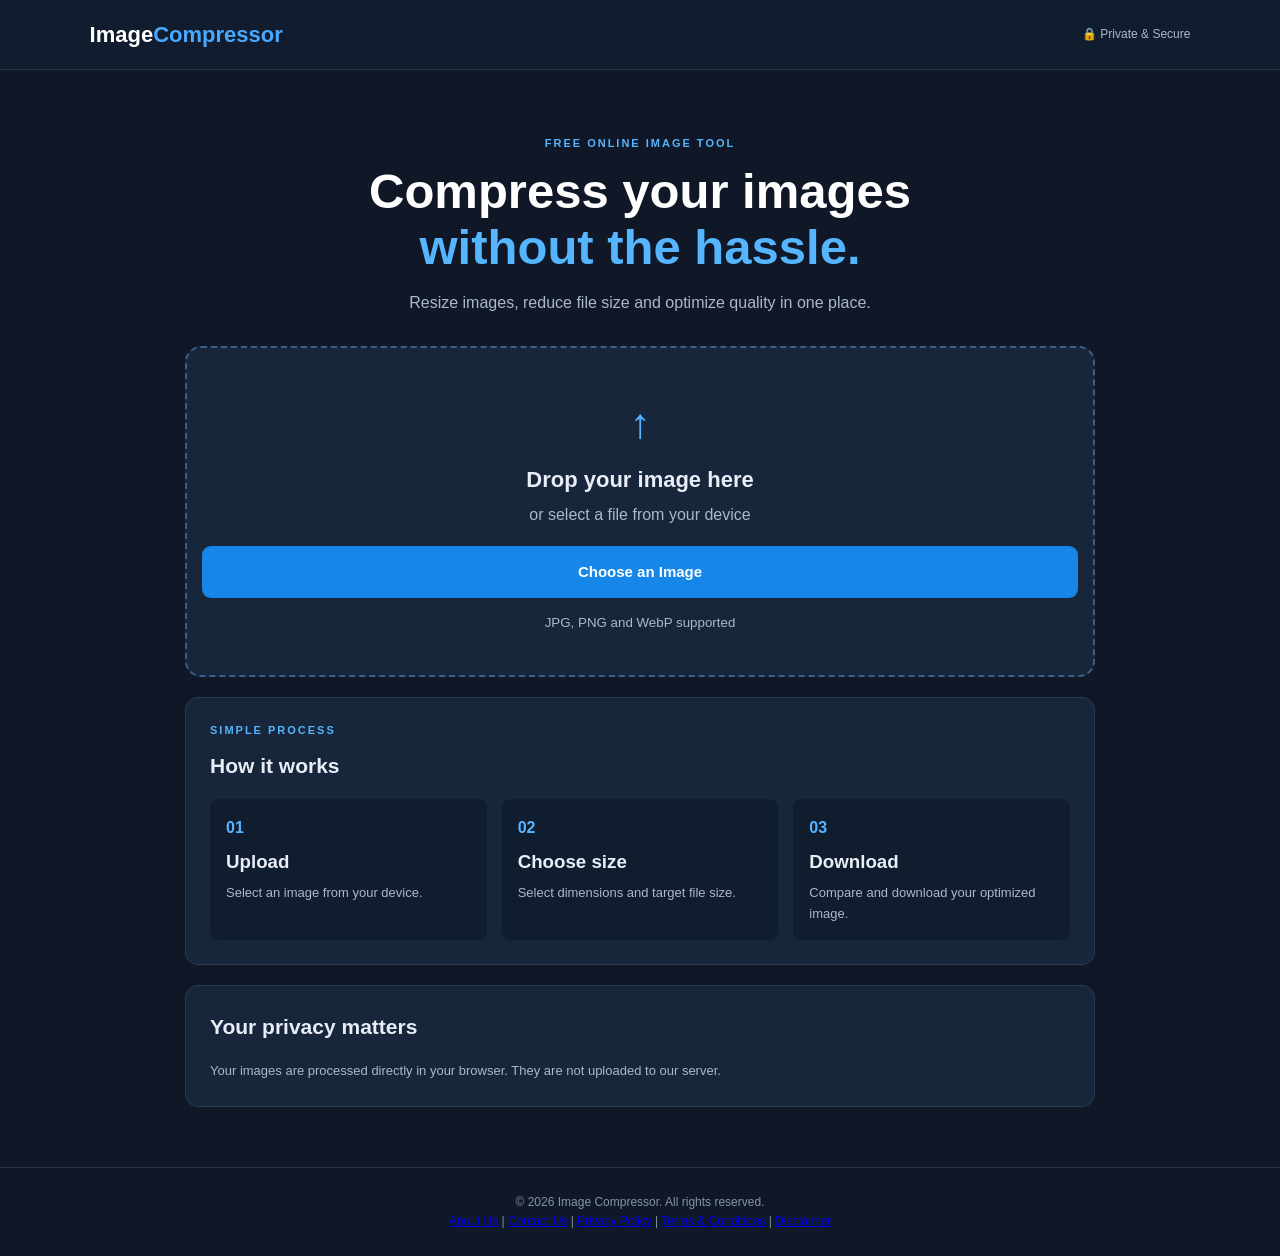
<file: index.html>
<!DOCTYPE html>
<html lang="en">
<head>
    <meta name="google-site-verification" content="1TBRsI6cxEm5aPy9ARzqS7wJexRztOeAo42ehmy-2ko" />
<link rel="canonical" href="https://compressor.url36.com/">
<meta charset="UTF-8">
<meta name="viewport" content="width=device-width, initial-scale=1">
<meta name="theme-color" content="#101827">
<meta name="description" content="Compress and resize images online with ready-made dimensions and file size presets.">
<title>Image Compressor - Compress & Resize Images Online</title>
<link rel="stylesheet" href="style.css">
<script async src="https://pagead2.googlesyndication.com/pagead/js/adsbygoogle.js?client=ca-pub-9100998938332588"
     crossorigin="anonymous"></script>
</head>
<body>
<header class="header">
<a class="logo" href="/">Image<span>Compressor</span></a>
<span class="privacy">🔒 Private & Secure</span>
</header>

<main class="container">
<section class="hero">
<p class="eyebrow">FREE ONLINE IMAGE TOOL</p>
<h1>Compress your images<br><span>without the hassle.</span></h1>
<p>Resize images, reduce file size and optimize quality in one place.</p>
</section>

<section class="upload-card" id="dropZone">
<div class="upload-icon">↑</div>
<h2>Drop your image here</h2>
<p>or select a file from your device</p>
<label class="choose-btn" for="imageInput">Choose an Image</label>
<input type="file" id="imageInput" class="file-input" accept="image/jpeg,image/png,image/webp">
<small>JPG, PNG and WebP supported</small>
</section>

<section class="editor" id="editor" hidden>
<div class="section-heading">
<h2>Image comparison</h2>
<label class="text-btn" for="imageInput">Choose another image</label>
</div>

<div class="comparison">
<div class="compare-stage">
<img id="originalPreview" alt="Original image">
<div class="compressed-layer" id="compressedLayer">
<img id="compressedPreview" alt="Compressed image">
</div>
<div class="compare-line" id="compareLine">↔</div>
</div>
<input type="range" id="compareSlider" min="0" max="100" value="50">
<div class="compare-caption"><span>Original</span><span>Drag to compare</span><span>Compressed</span></div>
</div>

<div class="stats-grid">
<div class="stat-box"><span>Original size</span><strong id="originalSize">—</strong><small id="originalDimensions">—</small></div>
<div class="stat-box"><span>New file size</span><strong id="compressedSize">—</strong><small id="compressedDimensions">—</small></div>
<div class="stat-box"><span>Size reduction</span><strong id="savingPercent">—</strong><small id="savingText">Not compressed yet</small></div>
</div>

<section class="settings-card">
<p class="eyebrow">RESIZE IMAGE</p>
<h2>Choose image dimensions</h2>

<div class="setting">
<label for="category">Category</label>
<select id="category">
<option value="website">Website</option>
<option value="social">Social Media</option>
<option value="youtube">YouTube</option>
<option value="profile">Profile</option>
<option value="document">Forms & Documents</option>
<option value="custom">Custom dimensions</option>
</select>
</div>

<div class="setting">
<label for="preset">Ready-made dimensions</label>
<select id="preset"></select>
</div>

<div class="settings-grid">
<div class="setting"><label for="widthInput">Width (px)</label><input type="number" id="widthInput" min="1" max="12000"></div>
<div class="setting"><label for="heightInput">Height (px)</label><input type="number" id="heightInput" min="1" max="12000"></div>
</div>

<label class="checkbox-row"><input type="checkbox" id="keepRatio" checked> Keep original aspect ratio</label>

<div class="divider"></div>
<p class="eyebrow">FILE SIZE</p>
<h2>Choose maximum file size</h2>

<div class="setting">
<label for="targetSize">Target file size</label>
<select id="targetSize">
<option value="50">50 KB</option>
<option value="100">100 KB</option>
<option value="200" selected>200 KB</option>
<option value="500">500 KB</option>
<option value="1024">1 MB</option>
<option value="2048">2 MB</option>
<option value="custom">Custom size</option>
<option value="none">No size limit</option>
</select>
</div>

<div class="setting" id="customSizeWrap" hidden>
<label for="customSize">Custom maximum size (KB)</label>
<input type="number" id="customSize" min="1" placeholder="Enter KB">
</div>

<div class="divider"></div>
<p class="eyebrow">OUTPUT SETTINGS</p>
<h2>Quality & format</h2>

<div class="setting">
<div class="setting-title"><label for="quality">Image Quality</label><strong id="qualityValue">80%</strong></div>
<input type="range" id="quality" min="10" max="100" value="80">
<div class="range-labels"><span>Smaller file</span><span>Better quality</span></div>
</div>

<div class="setting">
<label for="format">Output format</label>
<select id="format">
<option value="image/webp">WebP</option>
<option value="image/jpeg">JPG</option>
<option value="image/png">PNG</option>
</select>
</div>

<button class="compress-btn" id="compressBtn" type="button">Compress Image</button>
<a class="download-btn" id="downloadBtn" hidden>↓ Download Compressed Image</a>
<p class="result-message" id="resultMessage" aria-live="polite">Choose settings and compress your image.</p>
</section>
</section>

<section class="info-section">
<p class="eyebrow">SIMPLE PROCESS</p>
<h2>How it works</h2>
<div class="steps">
<article><span>01</span><h3>Upload</h3><p>Select an image from your device.</p></article>
<article><span>02</span><h3>Choose size</h3><p>Select dimensions and target file size.</p></article>
<article><span>03</span><h3>Download</h3><p>Compare and download your optimized image.</p></article>
</div>
</section>

<section class="privacy-note">
<h2>Your privacy matters</h2>
<p>Your images are processed directly in your browser. They are not uploaded to our server.</p>
</section>
</main>

<footer>
<p>© 2026 Image Compressor. All rights reserved.</p>
<nav aria-label="Footer navigation">
<a href="/about.html">About Us</a> |
<a href="/contact.html">Contact Us</a> |
<a href="/privacy-policy.html">Privacy Policy</a> |
<a href="/terms.html">Terms & Conditions</a> |
<a href="/disclaimer.html">Disclaimer</a>
</nav>
</footer>
<script src="app.js"></script>
</body>
</html>
</file>
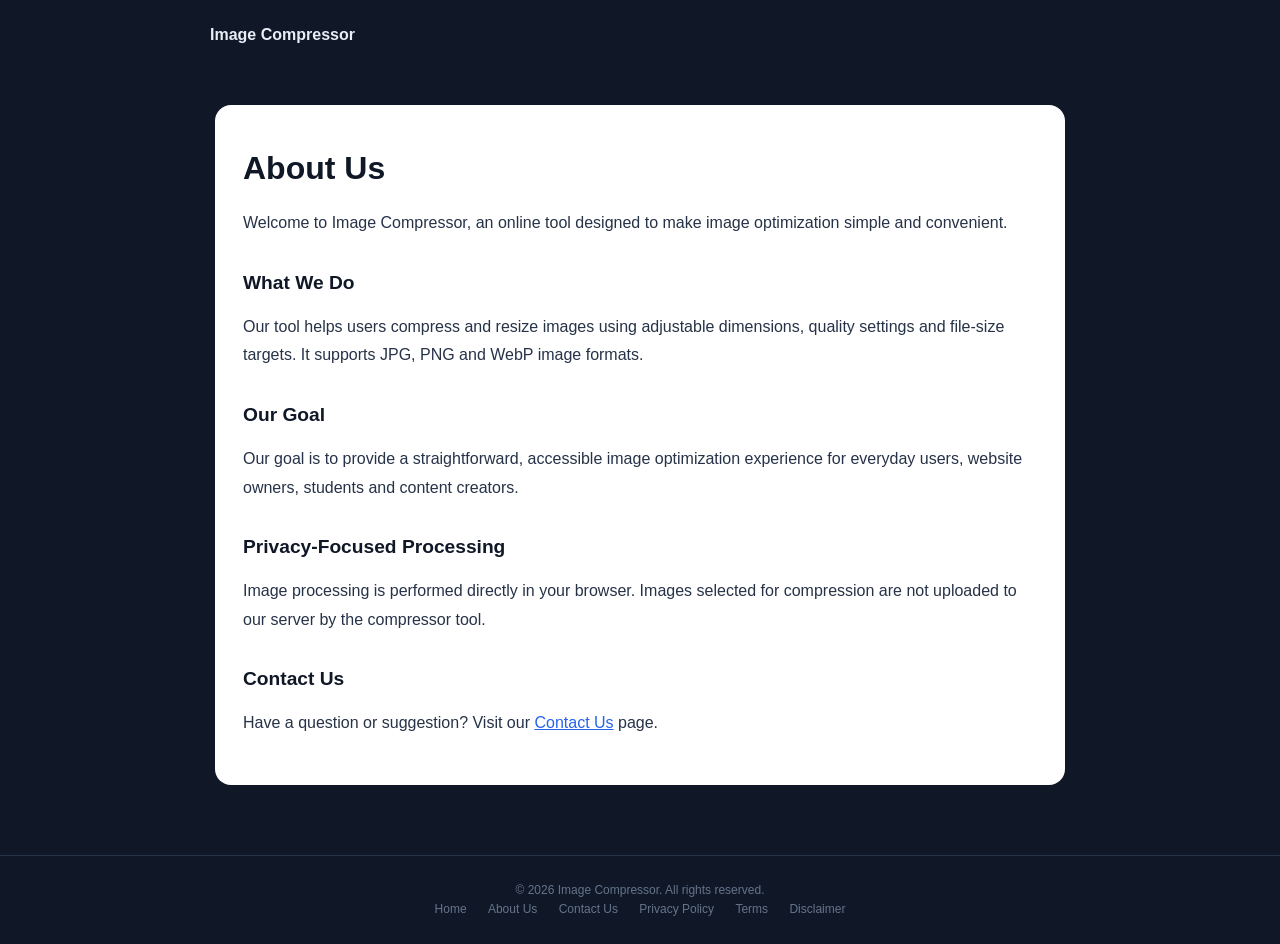
<file: about.html>
<!DOCTYPE html>
<html lang="en">
<head>
<meta charset="UTF-8">
<meta name="viewport" content="width=device-width, initial-scale=1">
<meta name="description" content="About Us - Information about Image Compressor at compressor.url36.com.">
<meta name="robots" content="index,follow">
<link rel="canonical" href="https://compressor.url36.com/about.html">
<title>About Us | Image Compressor</title>
<link rel="stylesheet" href="/style.css">
<link rel="stylesheet" href="/legal.css">
</head>
<body class="legal-page">
<header class="legal-header">
<a href="/">Image Compressor</a>
</header>
<main class="legal-content">

<h1>About Us</h1>
<p>Welcome to Image Compressor, an online tool designed to make image optimization simple and convenient.</p>
<h2>What We Do</h2>
<p>Our tool helps users compress and resize images using adjustable dimensions, quality settings and file-size targets. It supports JPG, PNG and WebP image formats.</p>
<h2>Our Goal</h2>
<p>Our goal is to provide a straightforward, accessible image optimization experience for everyday users, website owners, students and content creators.</p>
<h2>Privacy-Focused Processing</h2>
<p>Image processing is performed directly in your browser. Images selected for compression are not uploaded to our server by the compressor tool.</p>
<h2>Contact Us</h2>
<p>Have a question or suggestion? Visit our <a href="/contact.html">Contact Us</a> page.</p>

</main>

<footer class="legal-footer">
<p>© 2026 Image Compressor. All rights reserved.</p>
<nav aria-label="Legal pages">
<a href="/">Home</a>
<a href="/about.html">About Us</a>
<a href="/contact.html">Contact Us</a>
<a href="/privacy-policy.html">Privacy Policy</a>
<a href="/terms.html">Terms</a>
<a href="/disclaimer.html">Disclaimer</a>
</nav>
</footer>

</body>
</html>
</file>
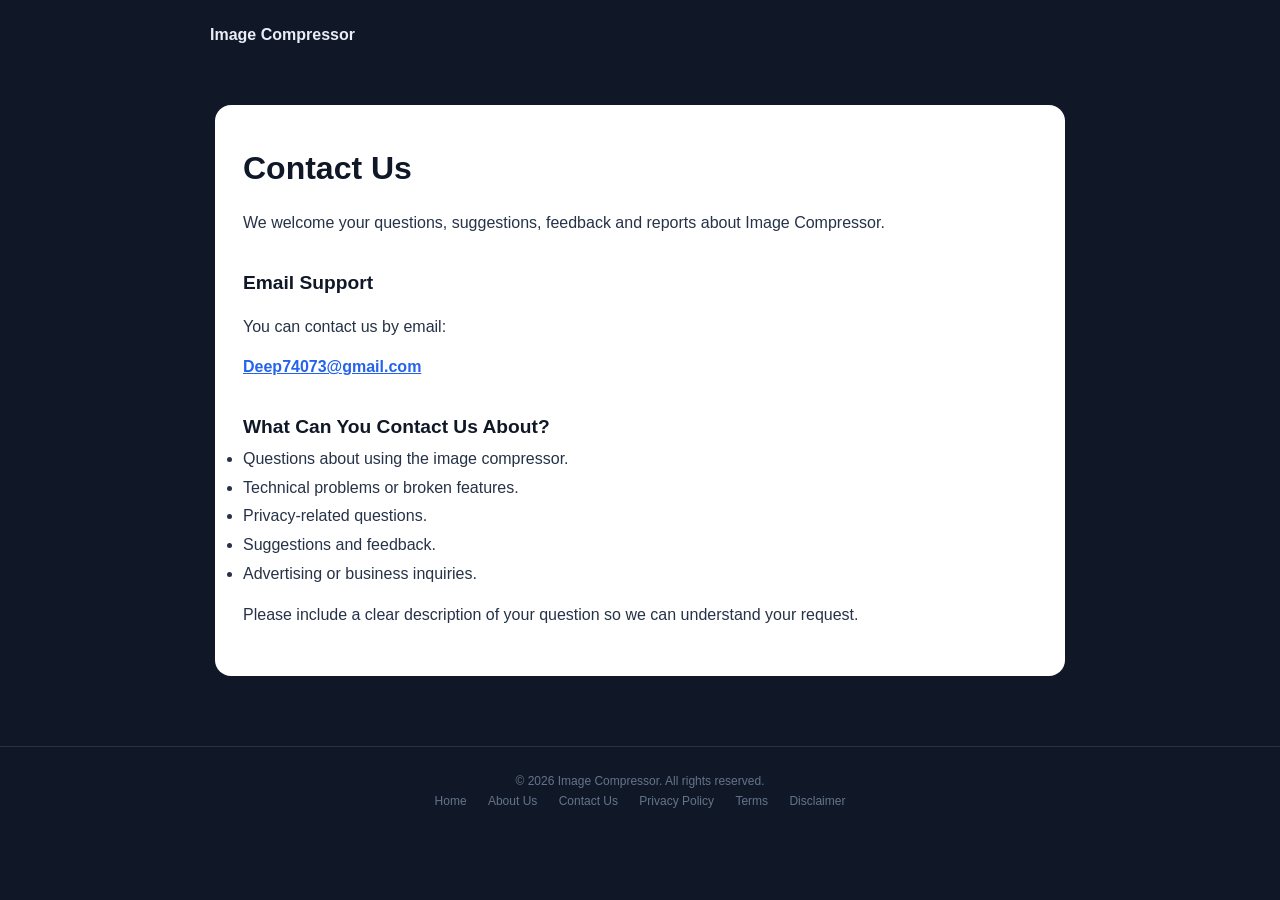
<file: contact.html>
<!DOCTYPE html>
<html lang="en">
<head>
<meta charset="UTF-8">
<meta name="viewport" content="width=device-width, initial-scale=1">
<meta name="description" content="Contact Us - Information about Image Compressor at compressor.url36.com.">
<meta name="robots" content="index,follow">
<link rel="canonical" href="https://compressor.url36.com/contact.html">
<title>Contact Us | Image Compressor</title>
<link rel="stylesheet" href="/style.css">
<link rel="stylesheet" href="/legal.css">
</head>
<body class="legal-page">
<header class="legal-header">
<a href="/">Image Compressor</a>
</header>
<main class="legal-content">

<h1>Contact Us</h1>
<p>We welcome your questions, suggestions, feedback and reports about Image Compressor.</p>
<h2>Email Support</h2>
<p>You can contact us by email:</p>
<p class="contact-email"><strong><a href="mailto:Deep74073@gmail.com">Deep74073@gmail.com</a></strong></p>
<h2>What Can You Contact Us About?</h2>
<ul>
<li>Questions about using the image compressor.</li>
<li>Technical problems or broken features.</li>
<li>Privacy-related questions.</li>
<li>Suggestions and feedback.</li>
<li>Advertising or business inquiries.</li>
</ul>
<p>Please include a clear description of your question so we can understand your request.</p>

</main>

<footer class="legal-footer">
<p>© 2026 Image Compressor. All rights reserved.</p>
<nav aria-label="Legal pages">
<a href="/">Home</a>
<a href="/about.html">About Us</a>
<a href="/contact.html">Contact Us</a>
<a href="/privacy-policy.html">Privacy Policy</a>
<a href="/terms.html">Terms</a>
<a href="/disclaimer.html">Disclaimer</a>
</nav>
</footer>

</body>
</html>
</file>
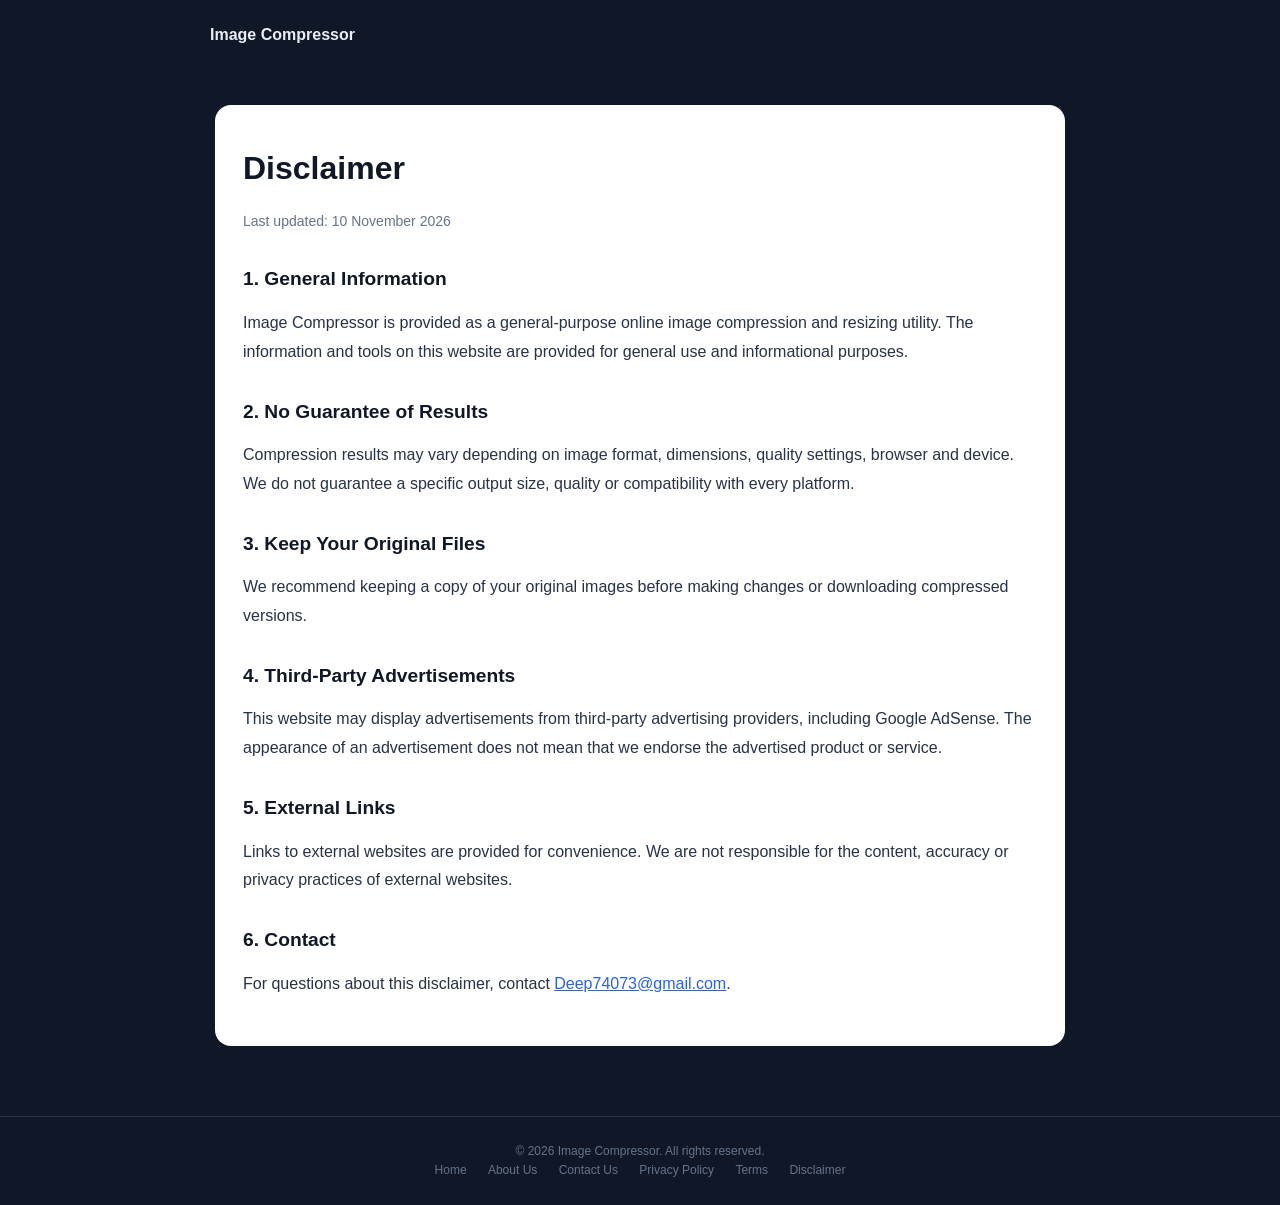
<file: disclaimer.html>
<!DOCTYPE html>
<html lang="en">
<head>
<meta charset="UTF-8">
<meta name="viewport" content="width=device-width, initial-scale=1">
<meta name="description" content="Disclaimer - Information about Image Compressor at compressor.url36.com.">
<meta name="robots" content="index,follow">
<link rel="canonical" href="https://compressor.url36.com/disclaimer.html">
<title>Disclaimer | Image Compressor</title>
<link rel="stylesheet" href="/style.css">
<link rel="stylesheet" href="/legal.css">
</head>
<body class="legal-page">
<header class="legal-header">
<a href="/">Image Compressor</a>
</header>
<main class="legal-content">

<h1>Disclaimer</h1>
<p class="legal-date">Last updated: 10 November 2026</p>
<h2>1. General Information</h2>
<p>Image Compressor is provided as a general-purpose online image compression and resizing utility. The information and tools on this website are provided for general use and informational purposes.</p>
<h2>2. No Guarantee of Results</h2>
<p>Compression results may vary depending on image format, dimensions, quality settings, browser and device. We do not guarantee a specific output size, quality or compatibility with every platform.</p>
<h2>3. Keep Your Original Files</h2>
<p>We recommend keeping a copy of your original images before making changes or downloading compressed versions.</p>
<h2>4. Third-Party Advertisements</h2>
<p>This website may display advertisements from third-party advertising providers, including Google AdSense. The appearance of an advertisement does not mean that we endorse the advertised product or service.</p>
<h2>5. External Links</h2>
<p>Links to external websites are provided for convenience. We are not responsible for the content, accuracy or privacy practices of external websites.</p>
<h2>6. Contact</h2>
<p>For questions about this disclaimer, contact <a href="mailto:Deep74073@gmail.com">Deep74073@gmail.com</a>.</p>

</main>

<footer class="legal-footer">
<p>© 2026 Image Compressor. All rights reserved.</p>
<nav aria-label="Legal pages">
<a href="/">Home</a>
<a href="/about.html">About Us</a>
<a href="/contact.html">Contact Us</a>
<a href="/privacy-policy.html">Privacy Policy</a>
<a href="/terms.html">Terms</a>
<a href="/disclaimer.html">Disclaimer</a>
</nav>
</footer>

</body>
</html>
</file>
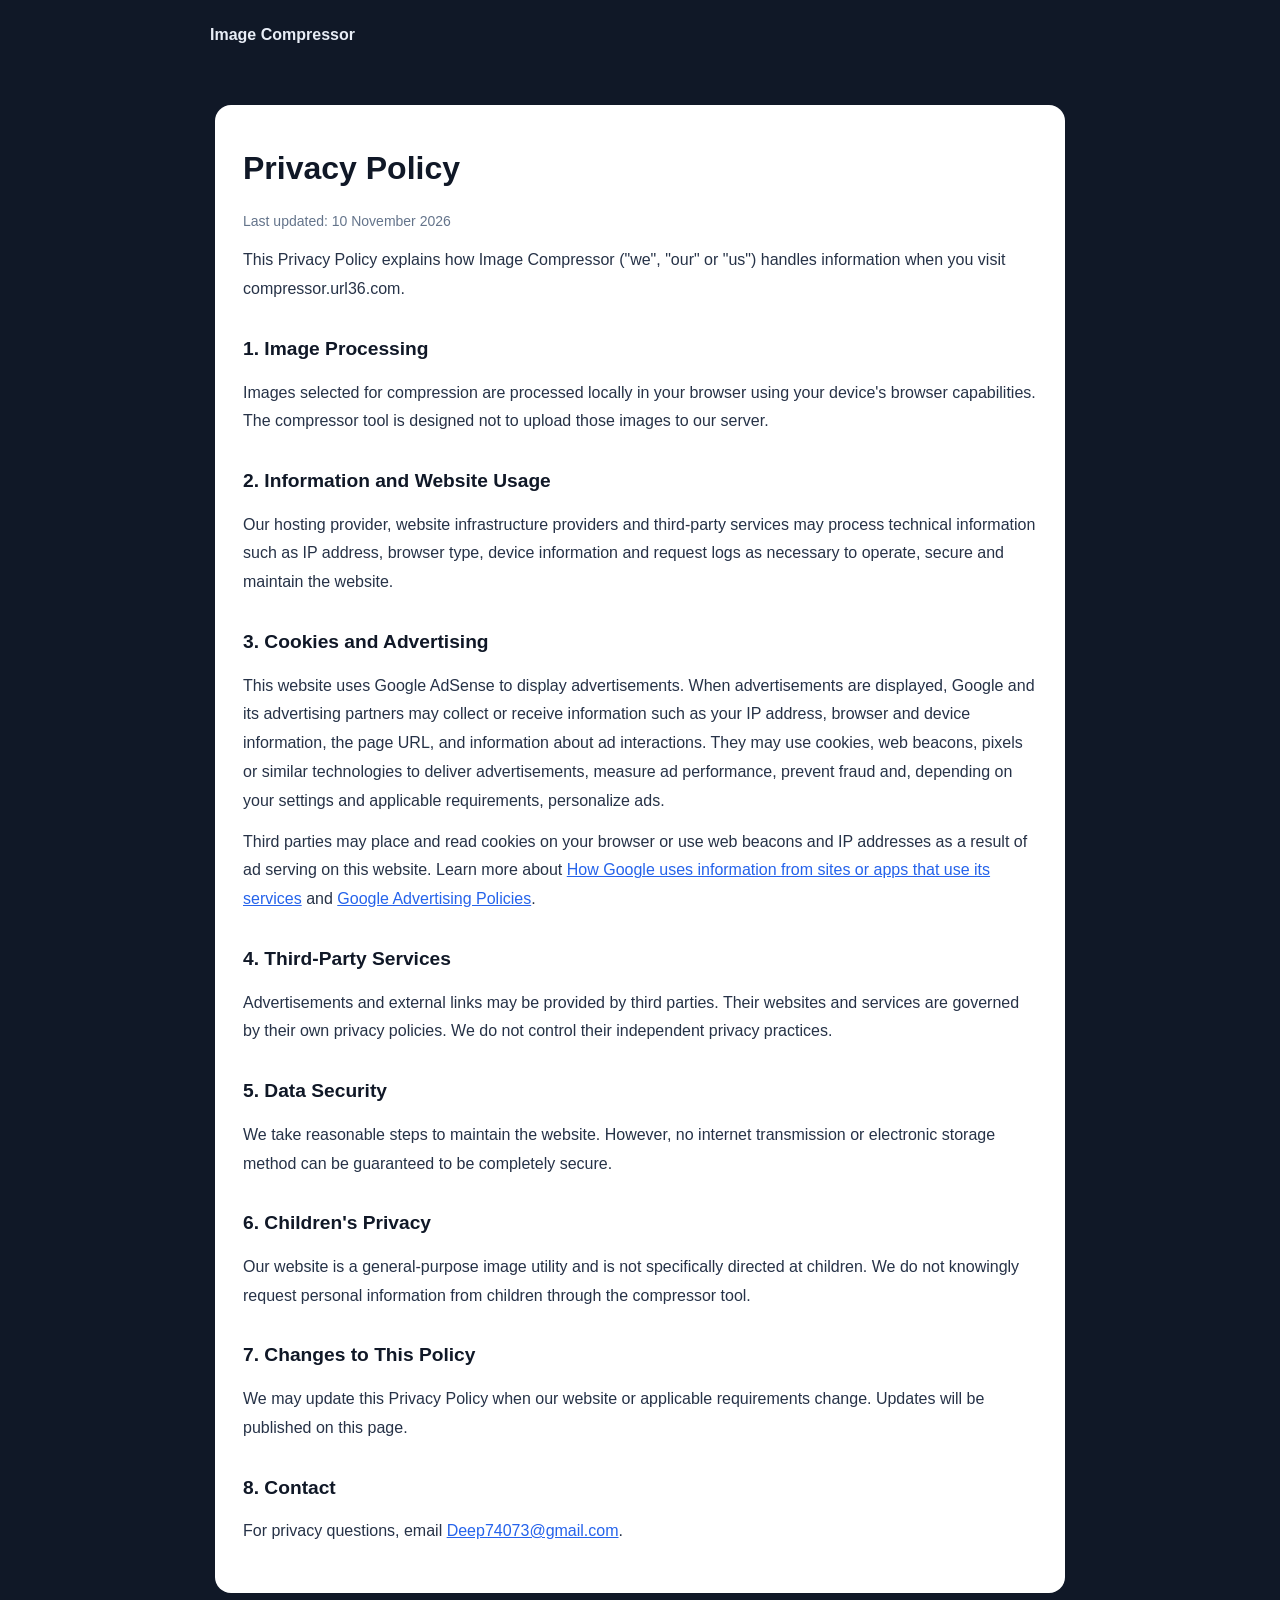
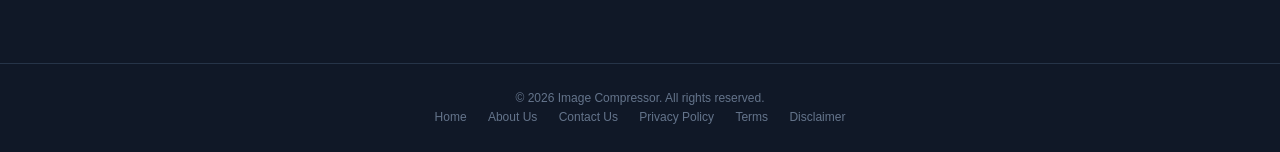
<file: privacy-policy.html>
<!DOCTYPE html>
<html lang="en">
<head>
<meta charset="UTF-8">
<meta name="viewport" content="width=device-width, initial-scale=1">
<meta name="description" content="Privacy Policy - Information about Image Compressor at compressor.url36.com.">
<meta name="robots" content="index,follow">
<link rel="canonical" href="https://compressor.url36.com/privacy-policy.html">
<title>Privacy Policy | Image Compressor</title>
<link rel="stylesheet" href="/style.css">
<link rel="stylesheet" href="/legal.css">
</head>
<body class="legal-page">
<header class="legal-header">
<a href="/">Image Compressor</a>
</header>
<main class="legal-content">

<h1>Privacy Policy</h1>
<p class="legal-date">Last updated: 10 November 2026</p>
<p>This Privacy Policy explains how Image Compressor ("we", "our" or "us") handles information when you visit compressor.url36.com.</p>
<h2>1. Image Processing</h2>
<p>Images selected for compression are processed locally in your browser using your device's browser capabilities. The compressor tool is designed not to upload those images to our server.</p>
<h2>2. Information and Website Usage</h2>
<p>Our hosting provider, website infrastructure providers and third-party services may process technical information such as IP address, browser type, device information and request logs as necessary to operate, secure and maintain the website.</p>
<h2>3. Cookies and Advertising</h2>
<p>This website uses Google AdSense to display advertisements. When advertisements are displayed, Google and its advertising partners may collect or receive information such as your IP address, browser and device information, the page URL, and information about ad interactions. They may use cookies, web beacons, pixels or similar technologies to deliver advertisements, measure ad performance, prevent fraud and, depending on your settings and applicable requirements, personalize ads.</p>
<p>Third parties may place and read cookies on your browser or use web beacons and IP addresses as a result of ad serving on this website. Learn more about <a href="https://www.google.com/intl/en/policies/privacy/partners/" target="_blank" rel="noopener noreferrer">How Google uses information from sites or apps that use its services</a> and <a href="https://policies.google.com/technologies/ads" target="_blank" rel="noopener noreferrer">Google Advertising Policies</a>.</p>
<h2>4. Third-Party Services</h2>
<p>Advertisements and external links may be provided by third parties. Their websites and services are governed by their own privacy policies. We do not control their independent privacy practices.</p>
<h2>5. Data Security</h2>
<p>We take reasonable steps to maintain the website. However, no internet transmission or electronic storage method can be guaranteed to be completely secure.</p>
<h2>6. Children's Privacy</h2>
<p>Our website is a general-purpose image utility and is not specifically directed at children. We do not knowingly request personal information from children through the compressor tool.</p>
<h2>7. Changes to This Policy</h2>
<p>We may update this Privacy Policy when our website or applicable requirements change. Updates will be published on this page.</p>
<h2>8. Contact</h2>
<p>For privacy questions, email <a href="mailto:Deep74073@gmail.com">Deep74073@gmail.com</a>.</p>

</main>

<footer class="legal-footer">
<p>© 2026 Image Compressor. All rights reserved.</p>
<nav aria-label="Legal pages">
<a href="/">Home</a>
<a href="/about.html">About Us</a>
<a href="/contact.html">Contact Us</a>
<a href="/privacy-policy.html">Privacy Policy</a>
<a href="/terms.html">Terms</a>
<a href="/disclaimer.html">Disclaimer</a>
</nav>
</footer>

</body>
</html>
</file>
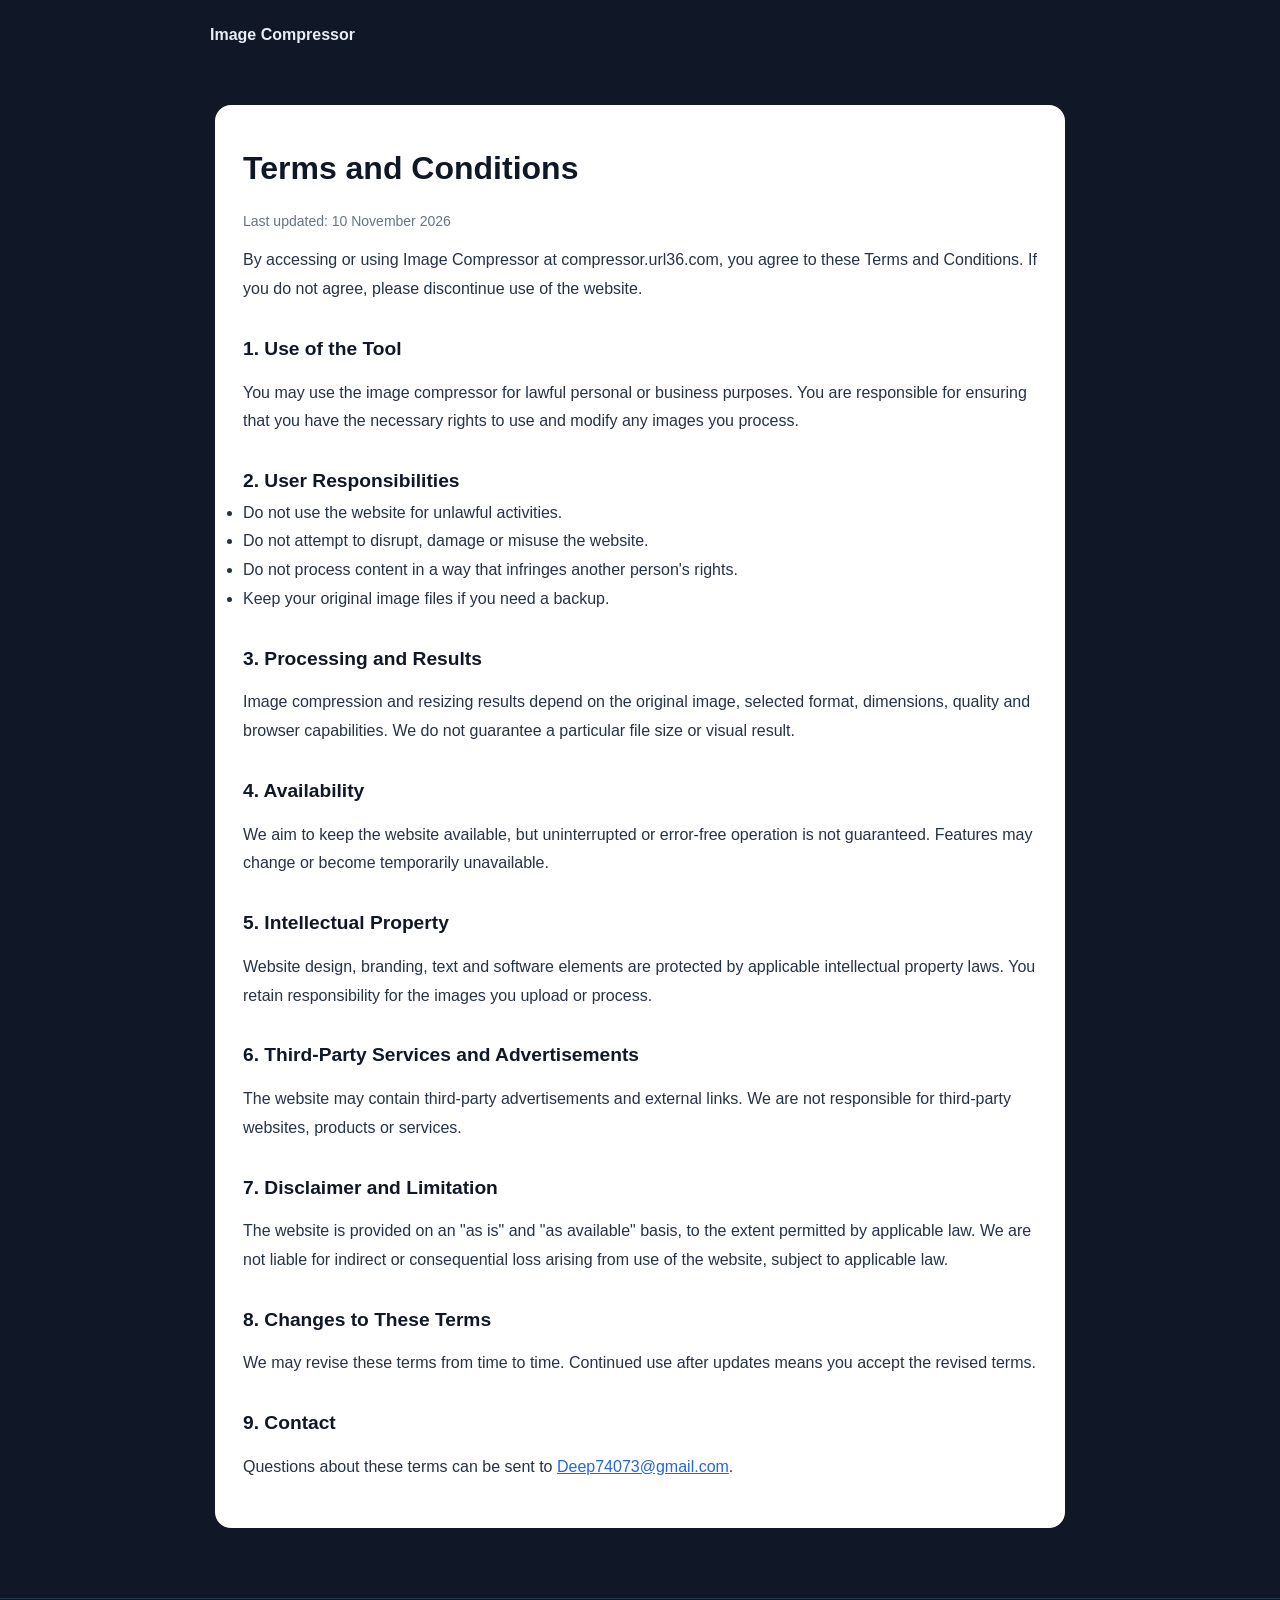
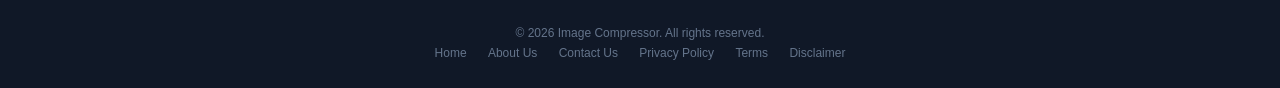
<file: terms.html>
<!DOCTYPE html>
<html lang="en">
<head>
<meta charset="UTF-8">
<meta name="viewport" content="width=device-width, initial-scale=1">
<meta name="description" content="Terms and Conditions - Information about Image Compressor at compressor.url36.com.">
<meta name="robots" content="index,follow">
<link rel="canonical" href="https://compressor.url36.com/terms.html">
<title>Terms and Conditions | Image Compressor</title>
<link rel="stylesheet" href="/style.css">
<link rel="stylesheet" href="/legal.css">
</head>
<body class="legal-page">
<header class="legal-header">
<a href="/">Image Compressor</a>
</header>
<main class="legal-content">

<h1>Terms and Conditions</h1>
<p class="legal-date">Last updated: 10 November 2026</p>
<p>By accessing or using Image Compressor at compressor.url36.com, you agree to these Terms and Conditions. If you do not agree, please discontinue use of the website.</p>
<h2>1. Use of the Tool</h2>
<p>You may use the image compressor for lawful personal or business purposes. You are responsible for ensuring that you have the necessary rights to use and modify any images you process.</p>
<h2>2. User Responsibilities</h2>
<ul>
<li>Do not use the website for unlawful activities.</li>
<li>Do not attempt to disrupt, damage or misuse the website.</li>
<li>Do not process content in a way that infringes another person's rights.</li>
<li>Keep your original image files if you need a backup.</li>
</ul>
<h2>3. Processing and Results</h2>
<p>Image compression and resizing results depend on the original image, selected format, dimensions, quality and browser capabilities. We do not guarantee a particular file size or visual result.</p>
<h2>4. Availability</h2>
<p>We aim to keep the website available, but uninterrupted or error-free operation is not guaranteed. Features may change or become temporarily unavailable.</p>
<h2>5. Intellectual Property</h2>
<p>Website design, branding, text and software elements are protected by applicable intellectual property laws. You retain responsibility for the images you upload or process.</p>
<h2>6. Third-Party Services and Advertisements</h2>
<p>The website may contain third-party advertisements and external links. We are not responsible for third-party websites, products or services.</p>
<h2>7. Disclaimer and Limitation</h2>
<p>The website is provided on an "as is" and "as available" basis, to the extent permitted by applicable law. We are not liable for indirect or consequential loss arising from use of the website, subject to applicable law.</p>
<h2>8. Changes to These Terms</h2>
<p>We may revise these terms from time to time. Continued use after updates means you accept the revised terms.</p>
<h2>9. Contact</h2>
<p>Questions about these terms can be sent to <a href="mailto:Deep74073@gmail.com">Deep74073@gmail.com</a>.</p>

</main>

<footer class="legal-footer">
<p>© 2026 Image Compressor. All rights reserved.</p>
<nav aria-label="Legal pages">
<a href="/">Home</a>
<a href="/about.html">About Us</a>
<a href="/contact.html">Contact Us</a>
<a href="/privacy-policy.html">Privacy Policy</a>
<a href="/terms.html">Terms</a>
<a href="/disclaimer.html">Disclaimer</a>
</nav>
</footer>

</body>
</html>
</file>
<file: style.css>
*{box-sizing:border-box;margin:0;padding:0}
body{font-family:Arial,sans-serif;background:#101827;color:#e8edf6;line-height:1.6}
.header{height:70px;padding:0 7%;display:flex;align-items:center;justify-content:space-between;border-bottom:1px solid #263448;background:#111d2e}
.logo{font-size:22px;font-weight:800;color:#fff;text-decoration:none}
.logo span{color:#48a9ff}
.privacy{font-size:12px;color:#a8b8ca}
.container{max-width:950px;margin:auto;padding:30px 20px 60px}
.hero{text-align:center;padding:35px 10px 30px}
.eyebrow{font-size:11px;letter-spacing:2px;color:#54b5ff;font-weight:800;margin-bottom:9px}
.hero h1{font-size:clamp(32px,6vw,49px);line-height:1.15;color:#fff;margin:10px 0 15px}
.hero h1 span{color:#55b5ff}
.hero>p:last-child{color:#aab8c9;max-width:600px;margin:auto}
.upload-card{border:2px dashed #3b6087;border-radius:16px;padding:42px 15px;text-align:center;background:#17263a}
.upload-card.dragging{border-color:#55b5ff;background:#1b3450}
.upload-icon{font-size:42px;color:#55b5ff}
.upload-card h2{font-size:22px;margin:5px}
.upload-card p,.upload-card small{color:#aab8c9}
.upload-card small{display:block;margin-top:14px}
.choose-btn,.compress-btn,.download-btn{display:block;border:0;border-radius:9px;padding:14px 20px;background:#1687e8;color:white;font-weight:bold;font-size:15px;cursor:pointer;text-align:center;text-decoration:none}
.choose-btn{margin:18px auto 0}
.editor{margin-top:35px}
.section-heading{display:flex;align-items:center;justify-content:space-between;gap:12px;margin-bottom:16px}
h2{font-size:21px}
.text-btn{background:none;border:1px solid #40536a;color:#b9d8f3;padding:9px 12px;border-radius:7px;cursor:pointer}
.comparison{background:#17263a;padding:12px;border:1px solid #2a3b51;border-radius:13px}
.compare-stage{height:350px;position:relative;overflow:hidden;background:#0b1320;border-radius:8px}
.compare-stage>img{position:absolute;width:100%;height:100%;object-fit:contain;inset:0}
.compressed-layer{position:absolute;inset:0;width:50%;overflow:hidden;border-right:2px solid #fff}
.compressed-layer img{position:absolute;width:100%;height:100%;object-fit:contain;max-width:none}
.compare-line{position:absolute;left:50%;top:0;bottom:0;width:2px;background:#fff;transform:translateX(-50%);pointer-events:none;color:#fff;font-size:20px}
.compare-line:after{content:"↔";position:absolute;top:50%;left:50%;transform:translate(-50%,-50%);width:36px;height:36px;background:#1687e8;border:2px solid white;border-radius:50%;display:grid;place-items:center}
#compareSlider{width:100%;margin:14px 0 0;accent-color:#48a9ff}
.compare-caption{display:flex;justify-content:space-between;color:#9eafc3;font-size:11px}
.stats-grid{display:grid;grid-template-columns:repeat(3,1fr);gap:12px;margin:16px 0}
.stat-box{padding:15px;background:#17263a;border:1px solid #2a3b51;border-radius:10px;min-width:0}
.stat-box span,.stat-box small{display:block;color:#9eafc3;font-size:12px}
.stat-box strong{display:block;font-size:22px;margin:5px 0;overflow-wrap:anywhere}
.settings-card,.info-section,.privacy-note{background:#17263a;border:1px solid #2a3b51;border-radius:13px;padding:24px;margin-top:20px}
.settings-card h2{margin-bottom:18px}
.setting{margin:15px 0}
.setting>label,.setting-title label{display:block;font-size:14px;font-weight:bold;margin-bottom:8px}
.setting input[type=number],.setting select{width:100%;padding:12px;border:1px solid #40536a;border-radius:8px;background:#101d2e;color:#fff;font-size:15px}
.setting input[type=range]{width:100%;accent-color:#48a9ff}
.setting-title{display:flex;justify-content:space-between;align-items:center}
.setting-title strong{color:#55b5ff}
.range-labels{display:flex;justify-content:space-between;color:#98aabd;font-size:11px}
.settings-grid{display:grid;grid-template-columns:repeat(2,1fr);gap:15px}
.checkbox-row{display:flex;align-items:center;gap:10px;color:#b8c8d9;font-size:13px;margin:15px 0}
.checkbox-row input{accent-color:#1687e8;width:17px;height:17px}
.divider{height:1px;background:#304258;margin:24px 0}
.compress-btn{width:100%;margin-top:22px}
.compress-btn:disabled{opacity:.6;cursor:wait}
.download-btn{background:#13834f;margin-top:12px}
.result-message{text-align:center;color:#b8c8d9;font-size:13px;margin-top:14px}
.info-section h2,.privacy-note h2{margin-bottom:17px}
.steps{display:grid;grid-template-columns:repeat(3,1fr);gap:15px}
.steps article{background:#101d2e;padding:16px;border-radius:9px}
.steps article span{color:#55b5ff;font-weight:bold}
.steps h3{margin:6px 0}
.steps p,.privacy-note p{color:#aab8c9;font-size:13px}
footer{text-align:center;padding:25px;color:#8294a9;font-size:12px;border-top:1px solid #263448}
[hidden]{display:none!important}
@media(max-width:600px){
.header{padding:0 18px}.container{padding:20px 14px 45px}
.hero{padding:30px 5px}.hero h1{font-size:34px}
.compare-stage{height:260px}.stats-grid{gap:7px}
.stat-box{padding:10px}.stat-box strong{font-size:17px}
.stat-box span,.stat-box small{font-size:10px}
.settings-card,.info-section,.privacy-note{padding:17px}
.steps{grid-template-columns:1fr}
.section-heading{align-items:flex-start}
.text-btn{font-size:11px}
}


.file-input {
  position: absolute;
  width: 1px;
  height: 1px;
  padding: 0;
  margin: -1px;
  overflow: hidden;
  clip: rect(0, 0, 0, 0);
  white-space: nowrap;
  border: 0;
}
</file>
<file: legal.css>
.legal-page { min-height:100vh; }
.legal-header { max-width:900px; margin:auto; padding:22px 20px; }
.legal-header a { color:inherit; text-decoration:none; font-weight:700; }
.legal-content { max-width:850px; margin:35px auto 70px; padding:35px 28px; background:#fff; color:#263247; border-radius:16px; line-height:1.8; }
.legal-content h1 { color:#101827; font-size:2rem; margin-bottom:8px; }
.legal-content h2 { color:#101827; margin-top:28px; font-size:1.2rem; }
.legal-content a { color:#2563eb; }
.legal-content p { margin:12px 0; }
.legal-date { color:#64748b; font-size:14px; }
.legal-footer { text-align:center; padding:25px 15px; color:#64748b; }
.legal-footer a { color:inherit; margin:0 9px; text-decoration:none; }
.legal-footer a:hover { text-decoration:underline; }
.contact-email { overflow-wrap:anywhere; }
@media(max-width:600px) {
.legal-content { margin:20px 12px 40px; padding:24px 18px; }
.legal-content h1 { font-size:1.65rem; }
.legal-footer a { display:inline-block; margin:6px; }
}
</file>
